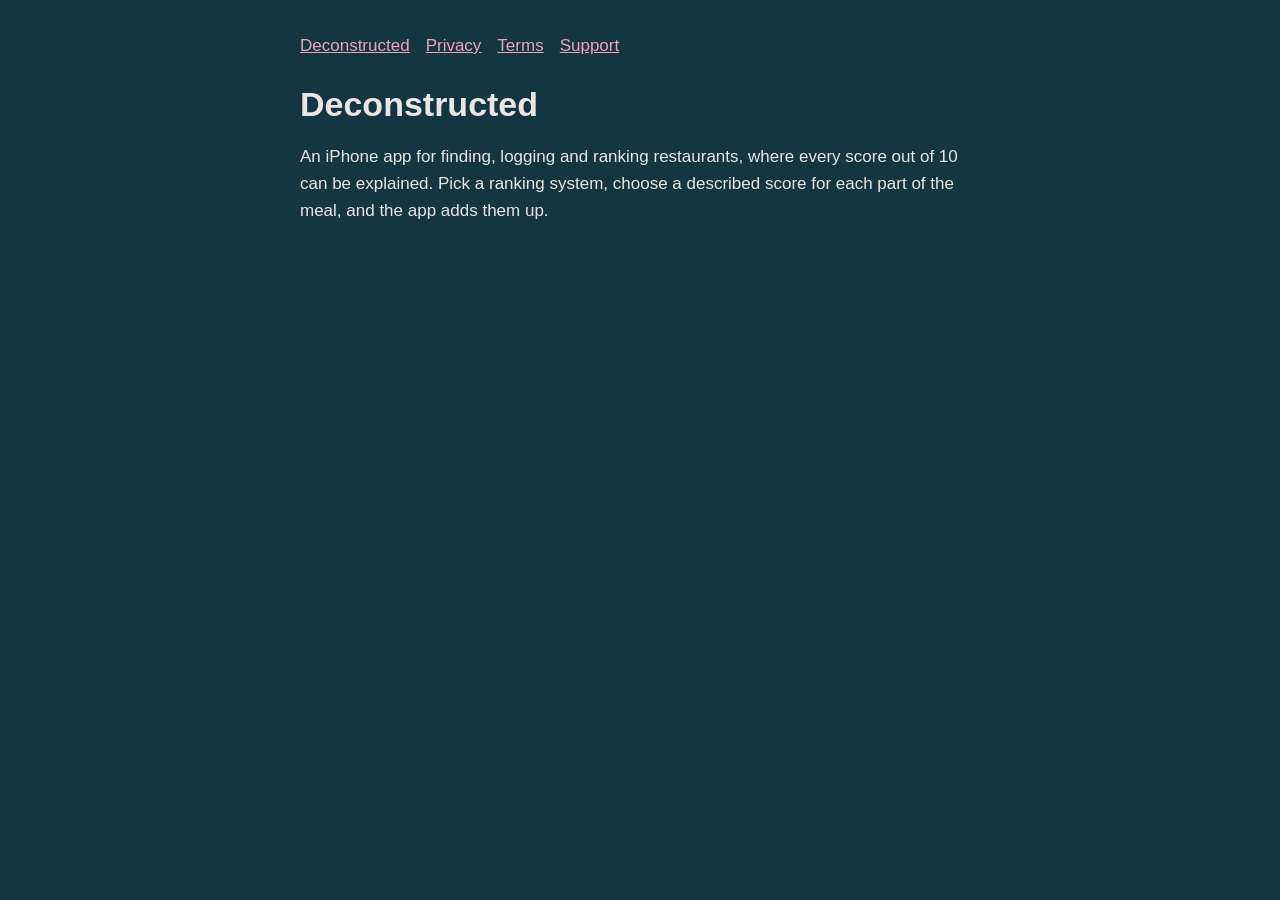
<file: docs/index.html>
<!doctype html>
<html lang="en">
<head>
<meta charset="utf-8">
<meta name="viewport" content="width=device-width, initial-scale=1">
<title>Home · Deconstructed</title>
<link rel="stylesheet" href="site.css">
</head>
<body>
<main>
<nav><a href="index.html">Deconstructed</a><a href="privacy.html">Privacy</a><a href="terms.html">Terms</a><a href="support.html">Support</a></nav>
<h1>Deconstructed</h1>
<p>An iPhone app for finding, logging and ranking restaurants, where every score out of 10 can be explained. Pick a ranking system, choose a described score for each part of the meal, and the app adds them up.</p>
</main>
</body>
</html>
</file>
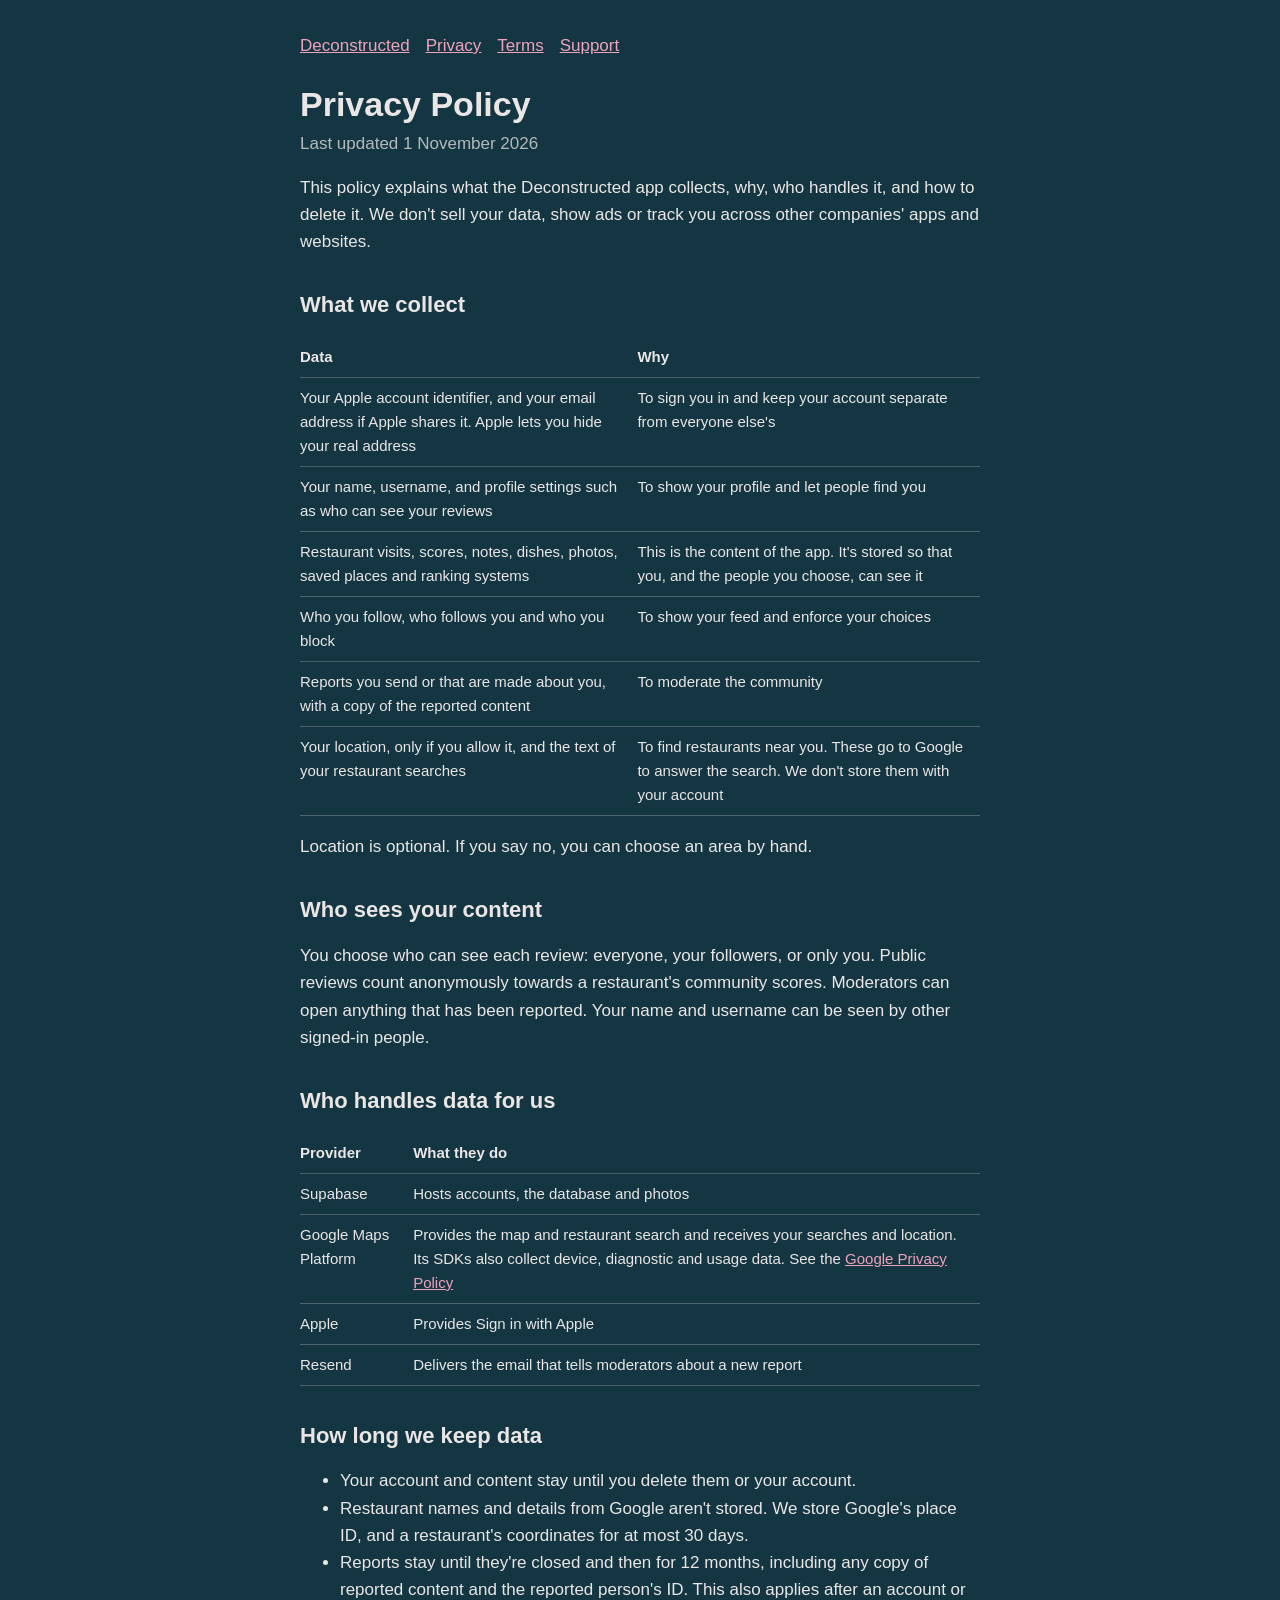
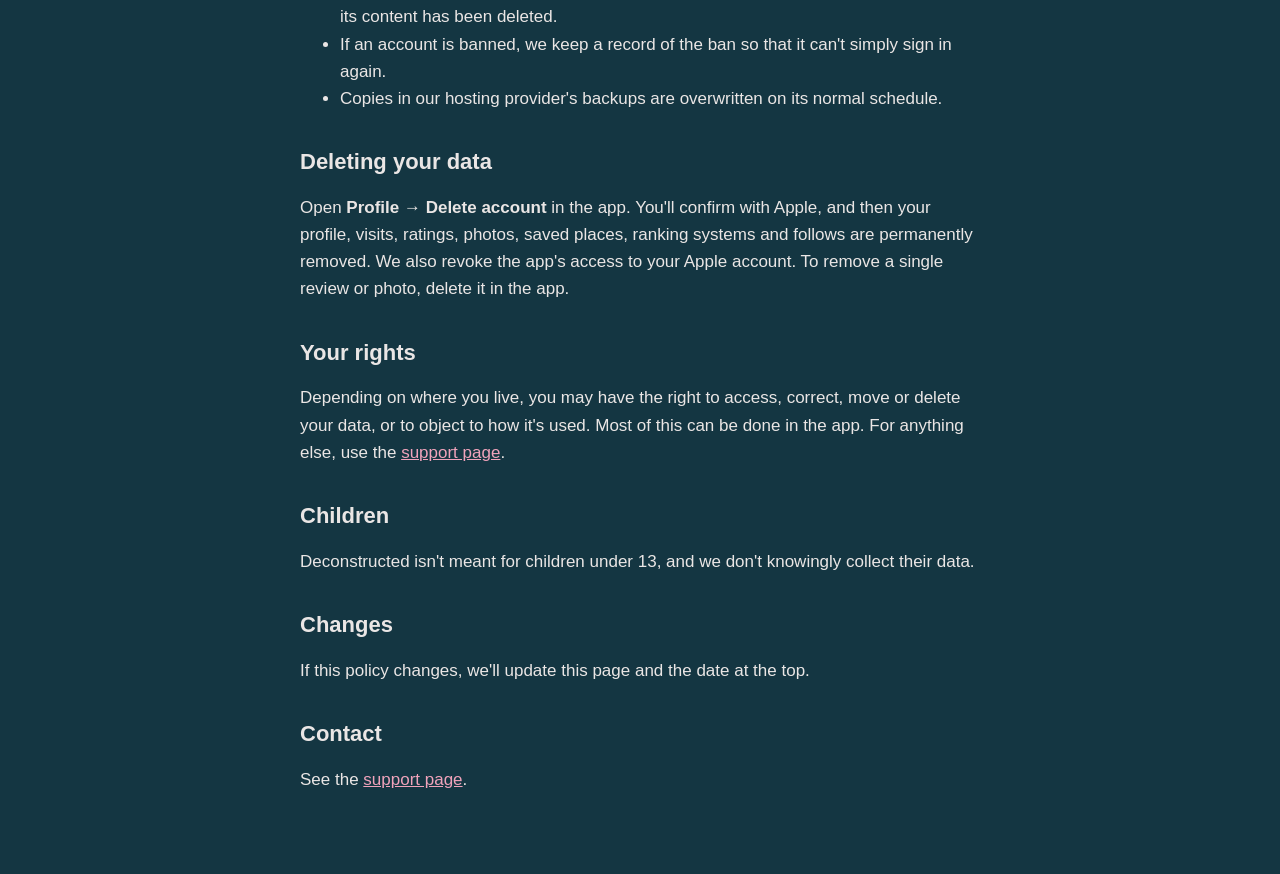
<file: docs/privacy.html>
<!doctype html>
<html lang="en">
<head>
<meta charset="utf-8">
<meta name="viewport" content="width=device-width, initial-scale=1">
<title>Privacy Policy · Deconstructed</title>
<link rel="stylesheet" href="site.css">
</head>
<body>
<main>
<nav><a href="index.html">Deconstructed</a><a href="privacy.html">Privacy</a><a href="terms.html">Terms</a><a href="support.html">Support</a></nav>
<h1>Privacy Policy</h1>
<p class="updated">Last updated 1 November 2026</p>
<p>This policy explains what the Deconstructed app collects, why, who handles it, and how to delete it. We don't sell your data, show ads or track you across other companies' apps and websites.</p>

<h2>What we collect</h2>
<table>
<tr><th>Data</th><th>Why</th></tr>
<tr><td>Your Apple account identifier, and your email address if Apple shares it. Apple lets you hide your real address</td><td>To sign you in and keep your account separate from everyone else's</td></tr>
<tr><td>Your name, username, and profile settings such as who can see your reviews</td><td>To show your profile and let people find you</td></tr>
<tr><td>Restaurant visits, scores, notes, dishes, photos, saved places and ranking systems</td><td>This is the content of the app. It's stored so that you, and the people you choose, can see it</td></tr>
<tr><td>Who you follow, who follows you and who you block</td><td>To show your feed and enforce your choices</td></tr>
<tr><td>Reports you send or that are made about you, with a copy of the reported content</td><td>To moderate the community</td></tr>
<tr><td>Your location, only if you allow it, and the text of your restaurant searches</td><td>To find restaurants near you. These go to Google to answer the search. We don't store them with your account</td></tr>
</table>
<p>Location is optional. If you say no, you can choose an area by hand.</p>

<h2>Who sees your content</h2>
<p>You choose who can see each review: everyone, your followers, or only you. Public reviews count anonymously towards a restaurant's community scores. Moderators can open anything that has been reported. Your name and username can be seen by other signed-in people.</p>

<h2>Who handles data for us</h2>
<table>
<tr><th>Provider</th><th>What they do</th></tr>
<tr><td>Supabase</td><td>Hosts accounts, the database and photos</td></tr>
<tr><td>Google Maps Platform</td><td>Provides the map and restaurant search and receives your searches and location. Its SDKs also collect device, diagnostic and usage data. See the <a href="https://policies.google.com/privacy">Google Privacy Policy</a></td></tr>
<tr><td>Apple</td><td>Provides Sign in with Apple</td></tr>
<tr><td>Resend</td><td>Delivers the email that tells moderators about a new report</td></tr>
</table>

<h2>How long we keep data</h2>
<ul>
<li>Your account and content stay until you delete them or your account.</li>
<li>Restaurant names and details from Google aren't stored. We store Google's place ID, and a restaurant's coordinates for at most 30 days.</li>
<li>Reports stay until they're closed and then for 12 months, including any copy of reported content and the reported person's ID. This also applies after an account or its content has been deleted.</li>
<li>If an account is banned, we keep a record of the ban so that it can't simply sign in again.</li>
<li>Copies in our hosting provider's backups are overwritten on its normal schedule.</li>
</ul>

<h2>Deleting your data</h2>
<p>Open <strong>Profile → Delete account</strong> in the app. You'll confirm with Apple, and then your profile, visits, ratings, photos, saved places, ranking systems and follows are permanently removed. We also revoke the app's access to your Apple account. To remove a single review or photo, delete it in the app.</p>

<h2>Your rights</h2>
<p>Depending on where you live, you may have the right to access, correct, move or delete your data, or to object to how it's used. Most of this can be done in the app. For anything else, use the <a href="support.html">support page</a>.</p>

<h2>Children</h2>
<p>Deconstructed isn't meant for children under 13, and we don't knowingly collect their data.</p>

<h2>Changes</h2>
<p>If this policy changes, we'll update this page and the date at the top.</p>

<h2>Contact</h2>
<p>See the <a href="support.html">support page</a>.</p>
</main>
</body>
</html>
</file>
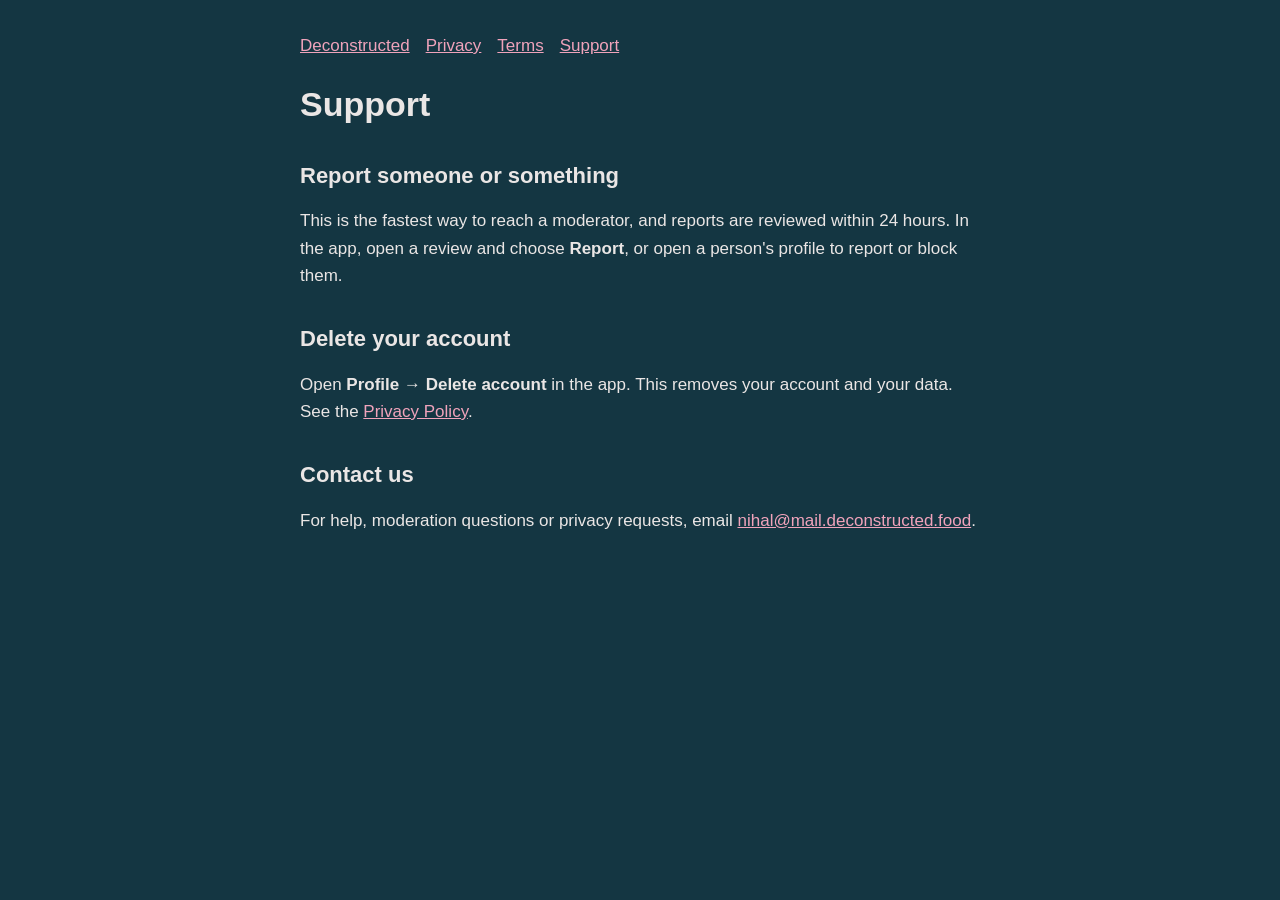
<file: docs/support.html>
<!doctype html>
<html lang="en">
<head>
<meta charset="utf-8">
<meta name="viewport" content="width=device-width, initial-scale=1">
<title>Support · Deconstructed</title>
<link rel="stylesheet" href="site.css">
</head>
<body>
<main>
<nav><a href="index.html">Deconstructed</a><a href="privacy.html">Privacy</a><a href="terms.html">Terms</a><a href="support.html">Support</a></nav>
<h1>Support</h1>

<h2>Report someone or something</h2>
<p>This is the fastest way to reach a moderator, and reports are reviewed within 24 hours. In the app, open a review and choose <strong>Report</strong>, or open a person's profile to report or block them.</p>

<h2>Delete your account</h2>
<p>Open <strong>Profile → Delete account</strong> in the app. This removes your account and your data. See the <a href="privacy.html">Privacy Policy</a>.</p>

<h2>Contact us</h2>
<p>For help, moderation questions or privacy requests, email <a href="mailto:nihal@mail.deconstructed.food">nihal@mail.deconstructed.food</a>.</p>
</main>
</body>
</html>
</file>
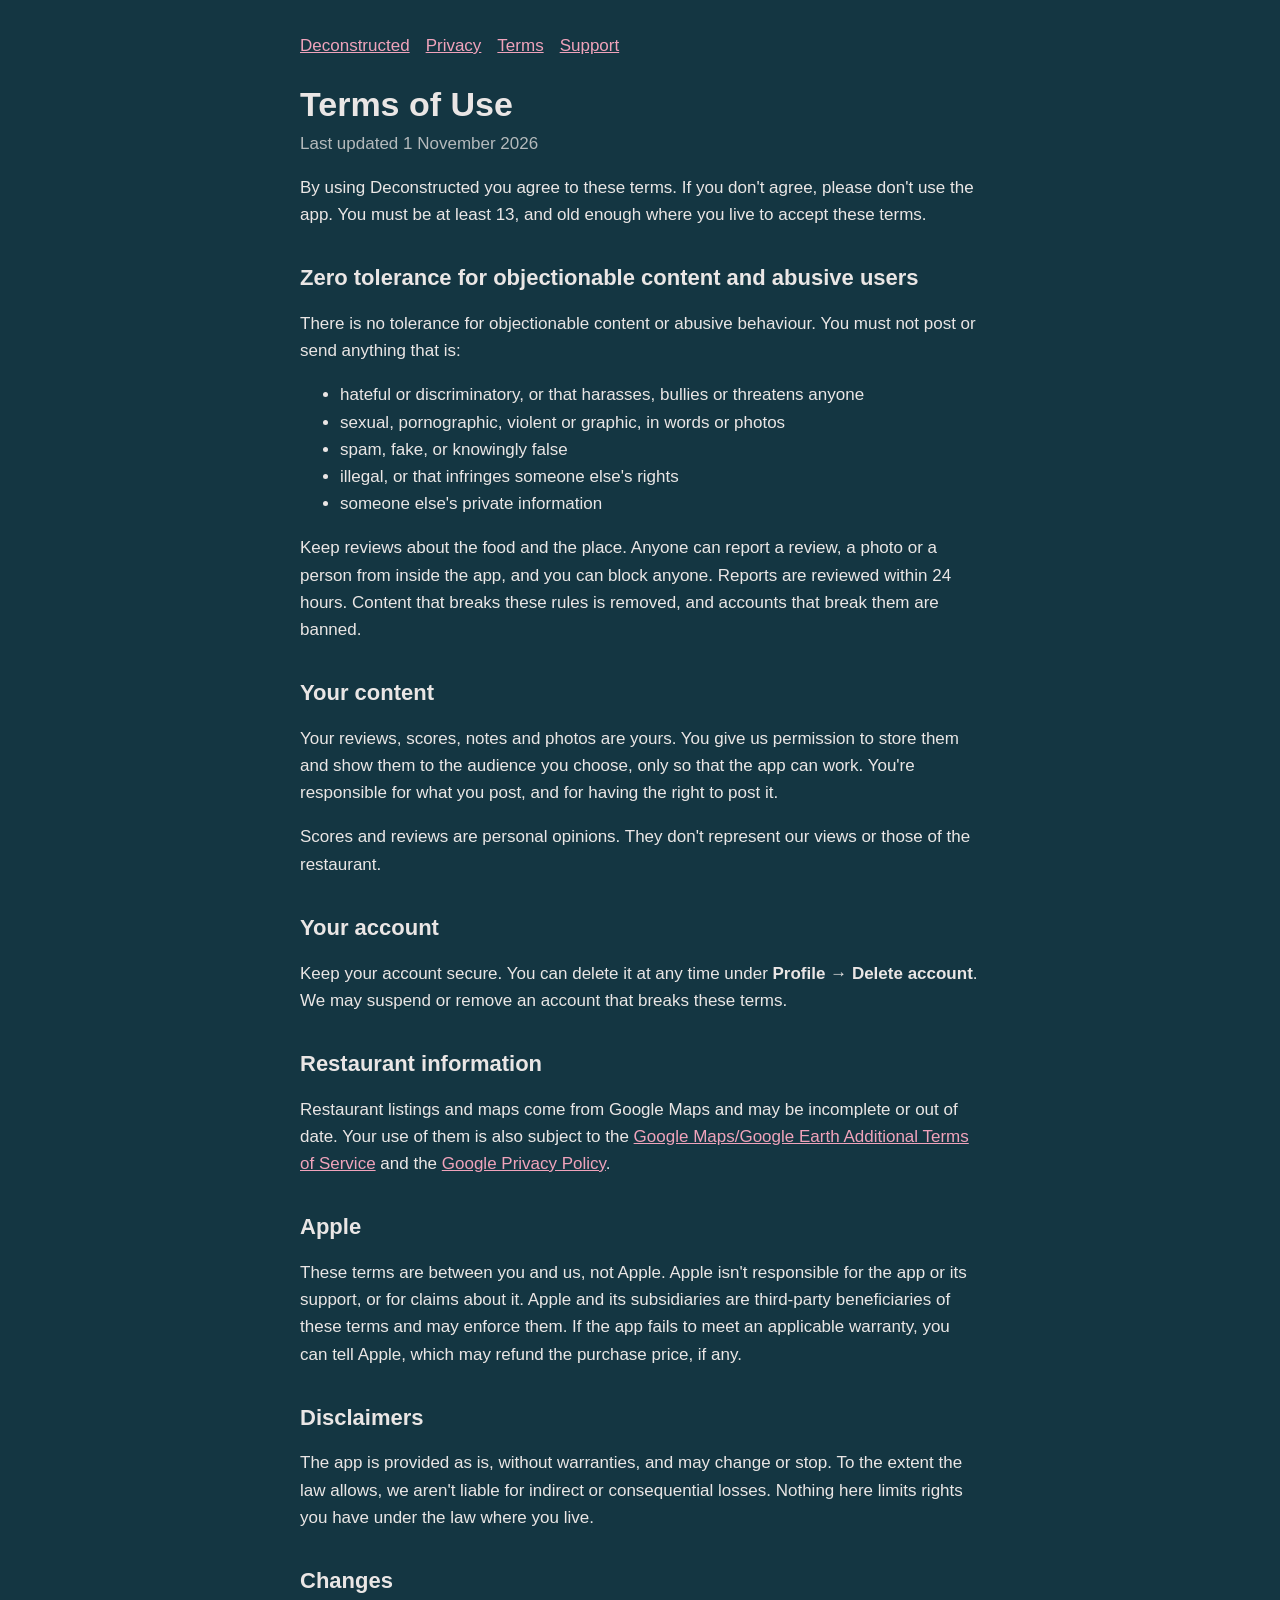
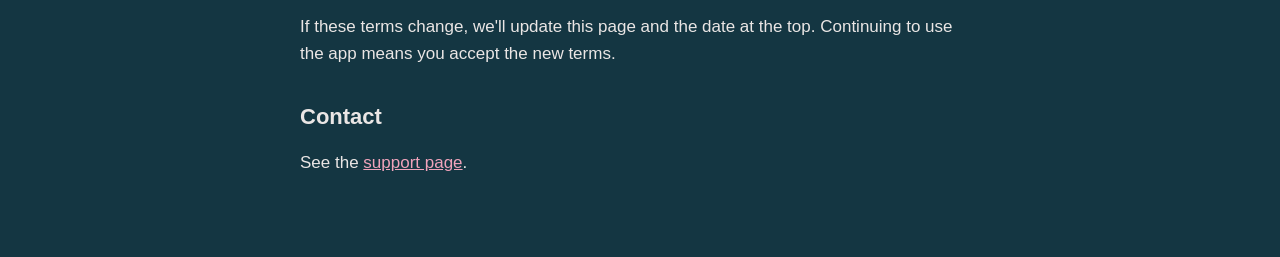
<file: docs/terms.html>
<!doctype html>
<html lang="en">
<head>
<meta charset="utf-8">
<meta name="viewport" content="width=device-width, initial-scale=1">
<title>Terms of Use · Deconstructed</title>
<link rel="stylesheet" href="site.css">
</head>
<body>
<main>
<nav><a href="index.html">Deconstructed</a><a href="privacy.html">Privacy</a><a href="terms.html">Terms</a><a href="support.html">Support</a></nav>
<h1>Terms of Use</h1>
<p class="updated">Last updated 1 November 2026</p>
<p>By using Deconstructed you agree to these terms. If you don't agree, please don't use the app. You must be at least 13, and old enough where you live to accept these terms.</p>

<h2>Zero tolerance for objectionable content and abusive users</h2>
<p>There is no tolerance for objectionable content or abusive behaviour. You must not post or send anything that is:</p>
<ul>
<li>hateful or discriminatory, or that harasses, bullies or threatens anyone</li>
<li>sexual, pornographic, violent or graphic, in words or photos</li>
<li>spam, fake, or knowingly false</li>
<li>illegal, or that infringes someone else's rights</li>
<li>someone else's private information</li>
</ul>
<p>Keep reviews about the food and the place. Anyone can report a review, a photo or a person from inside the app, and you can block anyone. Reports are reviewed within 24 hours. Content that breaks these rules is removed, and accounts that break them are banned.</p>

<h2>Your content</h2>
<p>Your reviews, scores, notes and photos are yours. You give us permission to store them and show them to the audience you choose, only so that the app can work. You're responsible for what you post, and for having the right to post it.</p>
<p>Scores and reviews are personal opinions. They don't represent our views or those of the restaurant.</p>

<h2>Your account</h2>
<p>Keep your account secure. You can delete it at any time under <strong>Profile → Delete account</strong>. We may suspend or remove an account that breaks these terms.</p>

<h2>Restaurant information</h2>
<p>Restaurant listings and maps come from Google Maps and may be incomplete or out of date. Your use of them is also subject to the <a href="https://maps.google.com/help/terms_maps.html">Google Maps/Google Earth Additional Terms of Service</a> and the <a href="https://policies.google.com/privacy">Google Privacy Policy</a>.</p>

<h2>Apple</h2>
<p>These terms are between you and us, not Apple. Apple isn't responsible for the app or its support, or for claims about it. Apple and its subsidiaries are third-party beneficiaries of these terms and may enforce them. If the app fails to meet an applicable warranty, you can tell Apple, which may refund the purchase price, if any.</p>

<h2>Disclaimers</h2>
<p>The app is provided as is, without warranties, and may change or stop. To the extent the law allows, we aren't liable for indirect or consequential losses. Nothing here limits rights you have under the law where you live.</p>

<h2>Changes</h2>
<p>If these terms change, we'll update this page and the date at the top. Continuing to use the app means you accept the new terms.</p>

<h2>Contact</h2>
<p>See the <a href="support.html">support page</a>.</p>
</main>
</body>
</html>
</file>
<file: docs/site.css>
:root {
  --jet: #143642;
  --alabaster: #eae6e5;
  --rose: #d65780;
  --seagrass: #519e8a;
}
body {
  margin: 0;
  background: var(--jet);
  color: var(--alabaster);
  font: 17px/1.6 -apple-system, BlinkMacSystemFont, "Segoe UI", Roboto, Helvetica, Arial, sans-serif;
}
main { max-width: 680px; margin: 0 auto; padding: 32px 16px 64px; }
h1, h2 { font-family: Optima, Candara, "Segoe UI", sans-serif; line-height: 1.25; }
h1 { font-size: 34px; margin-bottom: 4px; }
h2 { font-size: 22px; margin-top: 36px; }
a { color: #f0a3bb; }
nav { display: flex; flex-wrap: wrap; gap: 16px; margin-bottom: 24px; }
.updated { opacity: 0.75; margin-top: 0; }
table { width: 100%; border-collapse: collapse; font-size: 15px; }
th, td { text-align: left; vertical-align: top; padding: 8px 8px 8px 0; border-bottom: 1px solid rgba(234, 230, 229, 0.25); }
</file>
